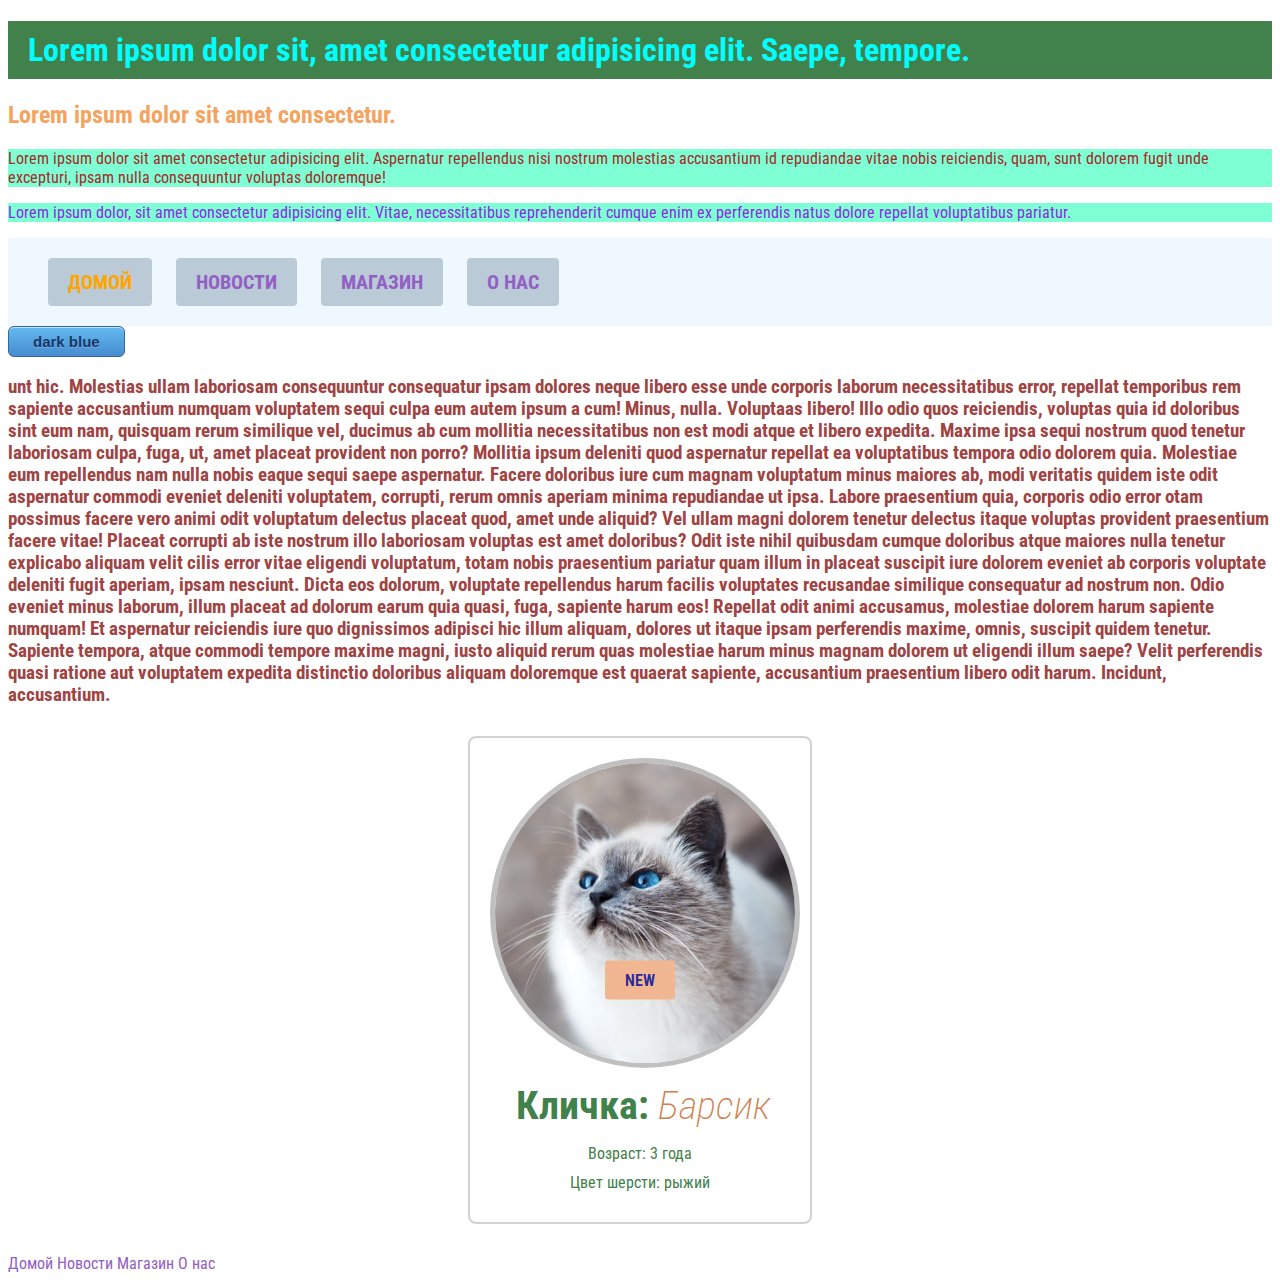
<file: day_2/index.html>
<!DOCTYPE html>
<html lang="en">
<head>
    <meta charset="UTF-8">
    <meta name="viewport" content="width=device-width, initial-scale=1.0">
    <title>Document</title>

    <!-- подключаем шрифт -->
    <!-- <link rel="preconnect" href="https://fonts.googleapis.com">
    <link rel="preconnect" href="https://fonts.gstatic.com" crossorigin>
    <link href="https://fonts.googleapis.com/css2?family=Roboto+Condensed:ital,wght@0,100..900;1,100..900&display=swap" rel="stylesheet"> -->

    <link rel="stylesheet" href="css/style.css">
</head>
<body>
    <h1 class="head" id="head-1">Lorem ipsum dolor sit, amet consectetur adipisicing elit. Saepe, tempore.</h1>

    <h2>Lorem ipsum dolor sit amet consectetur.</h2>

    <p>Lorem ipsum dolor sit amet consectetur adipisicing elit. Aspernatur repellendus nisi nostrum molestias accusantium id repudiandae vitae nobis reiciendis, quam, sunt dolorem fugit unde excepturi, ipsam nulla consequuntur voluptas doloremque!</p>
    <p class="par-2">Lorem ipsum dolor, sit amet consectetur adipisicing elit. Vitae, necessitatibus reprehenderit cumque enim ex perferendis natus dolore repellat voluptatibus pariatur.</p>

    <!-- <div class="container">
        <div class="child"></div>
        <div class="child2"></div>
    </div> -->

    <nav class="main-nav">
        <span class="active">Домой</span>
        <span>Новости</span>
        <span>Магазин</span>
        <span>О нас</span>
    </nav>

    <a href="#" class="myButton">dark blue</a>


    <h3 class="head-3">unt hic. Molestias ullam laboriosam consequuntur consequatur ipsam dolores neque libero esse unde corporis laborum necessitatibus error, repellat temporibus rem sapiente accusantium numquam voluptatem sequi culpa eum autem ipsum a cum! Minus, nulla. Voluptaas libero! Illo odio quos reiciendis, voluptas quia id doloribus sint eum nam, quisquam rerum similique vel, ducimus ab cum mollitia necessitatibus non est modi atque et libero expedita. Maxime ipsa sequi nostrum quod tenetur laboriosam culpa, fuga, ut, amet placeat provident non porro? Mollitia ipsum deleniti quod aspernatur repellat ea voluptatibus tempora odio dolorem quia. Molestiae eum repellendus nam nulla nobis eaque sequi saepe aspernatur. Facere doloribus iure cum magnam voluptatum minus maiores ab, modi veritatis quidem iste odit aspernatur commodi eveniet deleniti voluptatem, corrupti, rerum omnis aperiam minima repudiandae ut ipsa. Labore praesentium quia, corporis odio error otam possimus facere vero animi odit voluptatum delectus placeat quod, amet unde aliquid? Vel ullam magni dolorem tenetur delectus itaque voluptas provident praesentium facere vitae! Placeat corrupti ab iste nostrum illo laboriosam voluptas est amet doloribus? Odit iste nihil quibusdam cumque doloribus atque maiores nulla tenetur explicabo aliquam velit cilis error vitae eligendi voluptatum, totam nobis praesentium pariatur quam illum in placeat suscipit iure dolorem eveniet ab corporis voluptate deleniti fugit aperiam, ipsam nesciunt. Dicta eos dolorum, voluptate repellendus harum facilis voluptates recusandae similique consequatur ad nostrum non. Odio eveniet minus laborum, illum placeat ad dolorum earum quia quasi, fuga, sapiente harum eos! Repellat odit animi accusamus, molestiae dolorem harum sapiente numquam! Et aspernatur reiciendis iure quo dignissimos adipisci hic illum aliquam, dolores ut itaque ipsam perferendis maxime, omnis, suscipit quidem tenetur. Sapiente tempora, atque commodi tempore maxime magni, iusto aliquid rerum quas molestiae harum minus magnam dolorem ut eligendi illum saepe? Velit perferendis quasi ratione aut voluptatem expedita distinctio doloribus aliquam doloremque est quaerat sapiente, accusantium praesentium libero odit harum. Incidunt, accusantium.</h3>

    <div class="cat">
        <img src="img/mikhail-vasilyev-IFxjDdqK_0U-unsplash.jpg" alt="серый кот">
        <h2>Кличка: <span>Барсик</span></h2>
        <p>Возраст: 3 года</p>
        <p>Цвет шерсти: рыжий</p>
        <span class="absolute">new</span>
    </div>

    <footer>
        <nav class="footer-nav">
            <span>Домой</span>
            <span>Новости</span>
            <span>Магазин</span>
            <span>О нас</span>
        </nav>
    </footer>

</body>
</html>
</file>
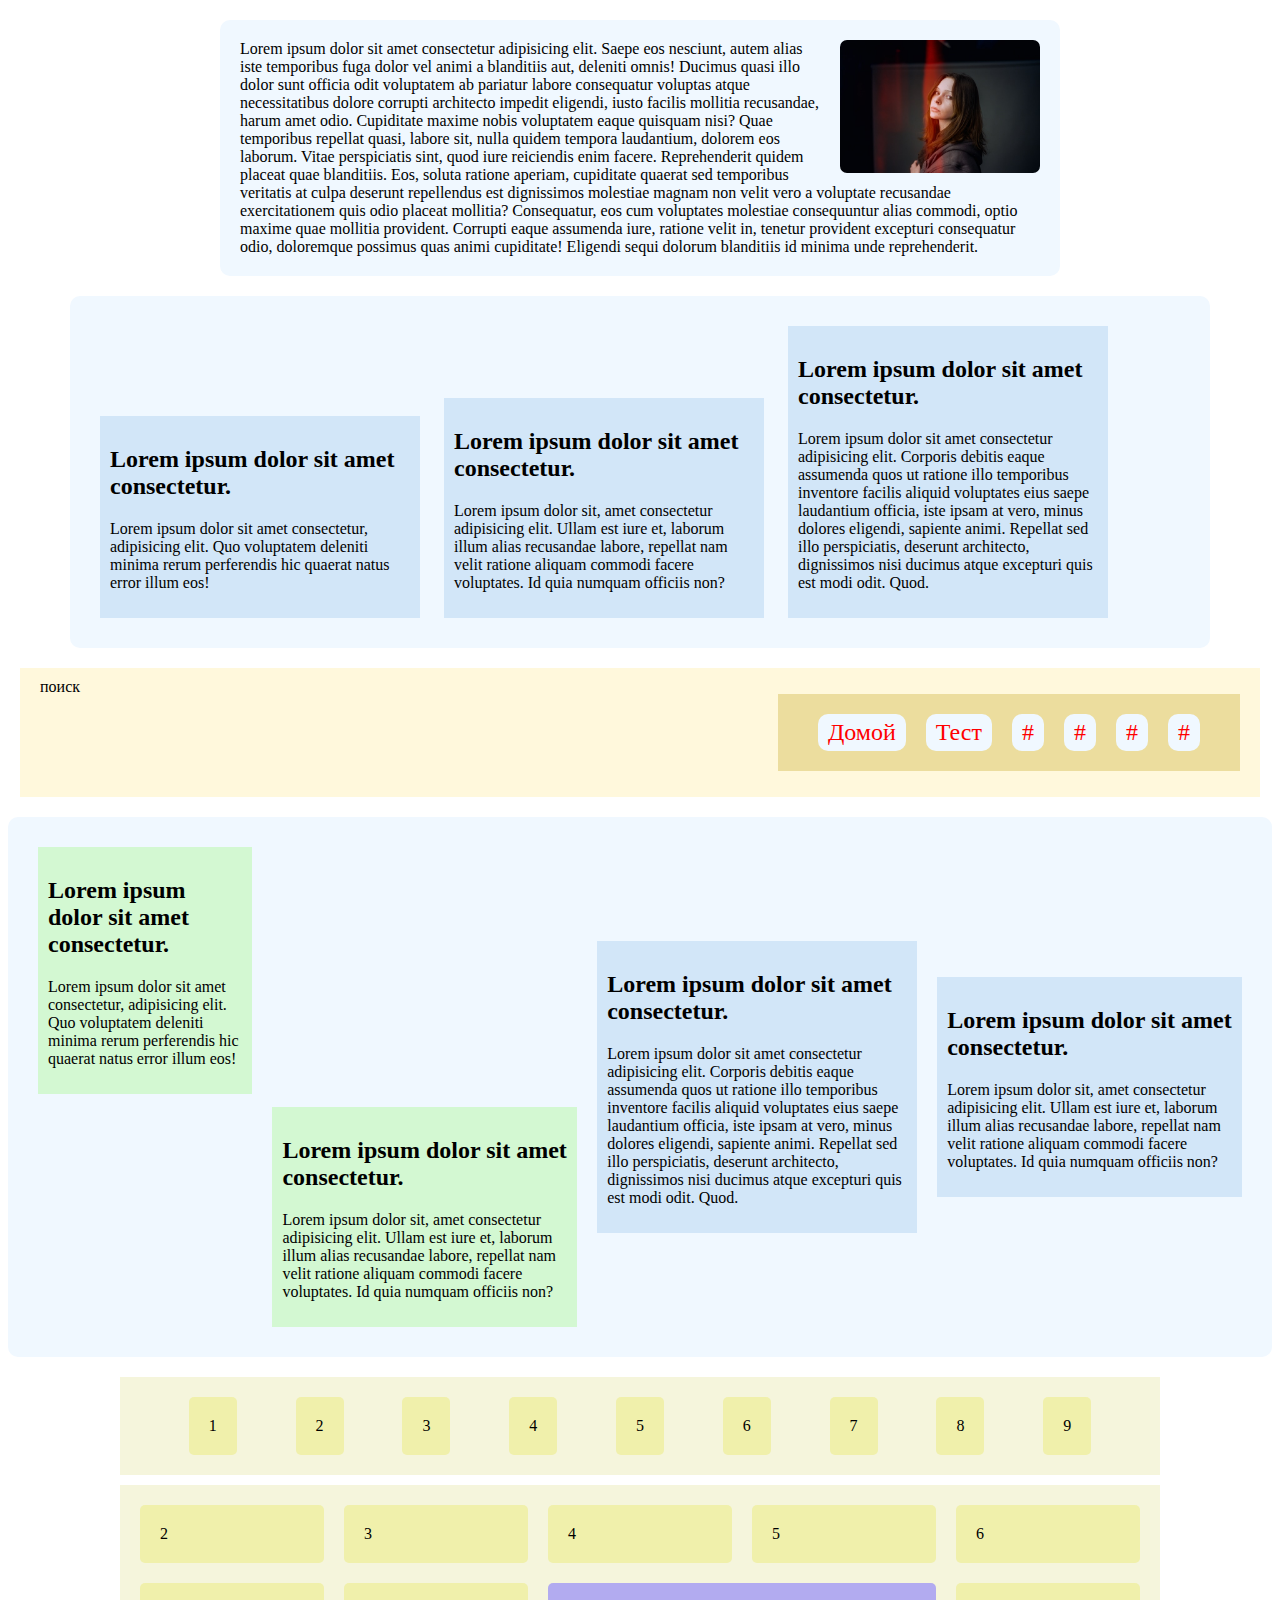
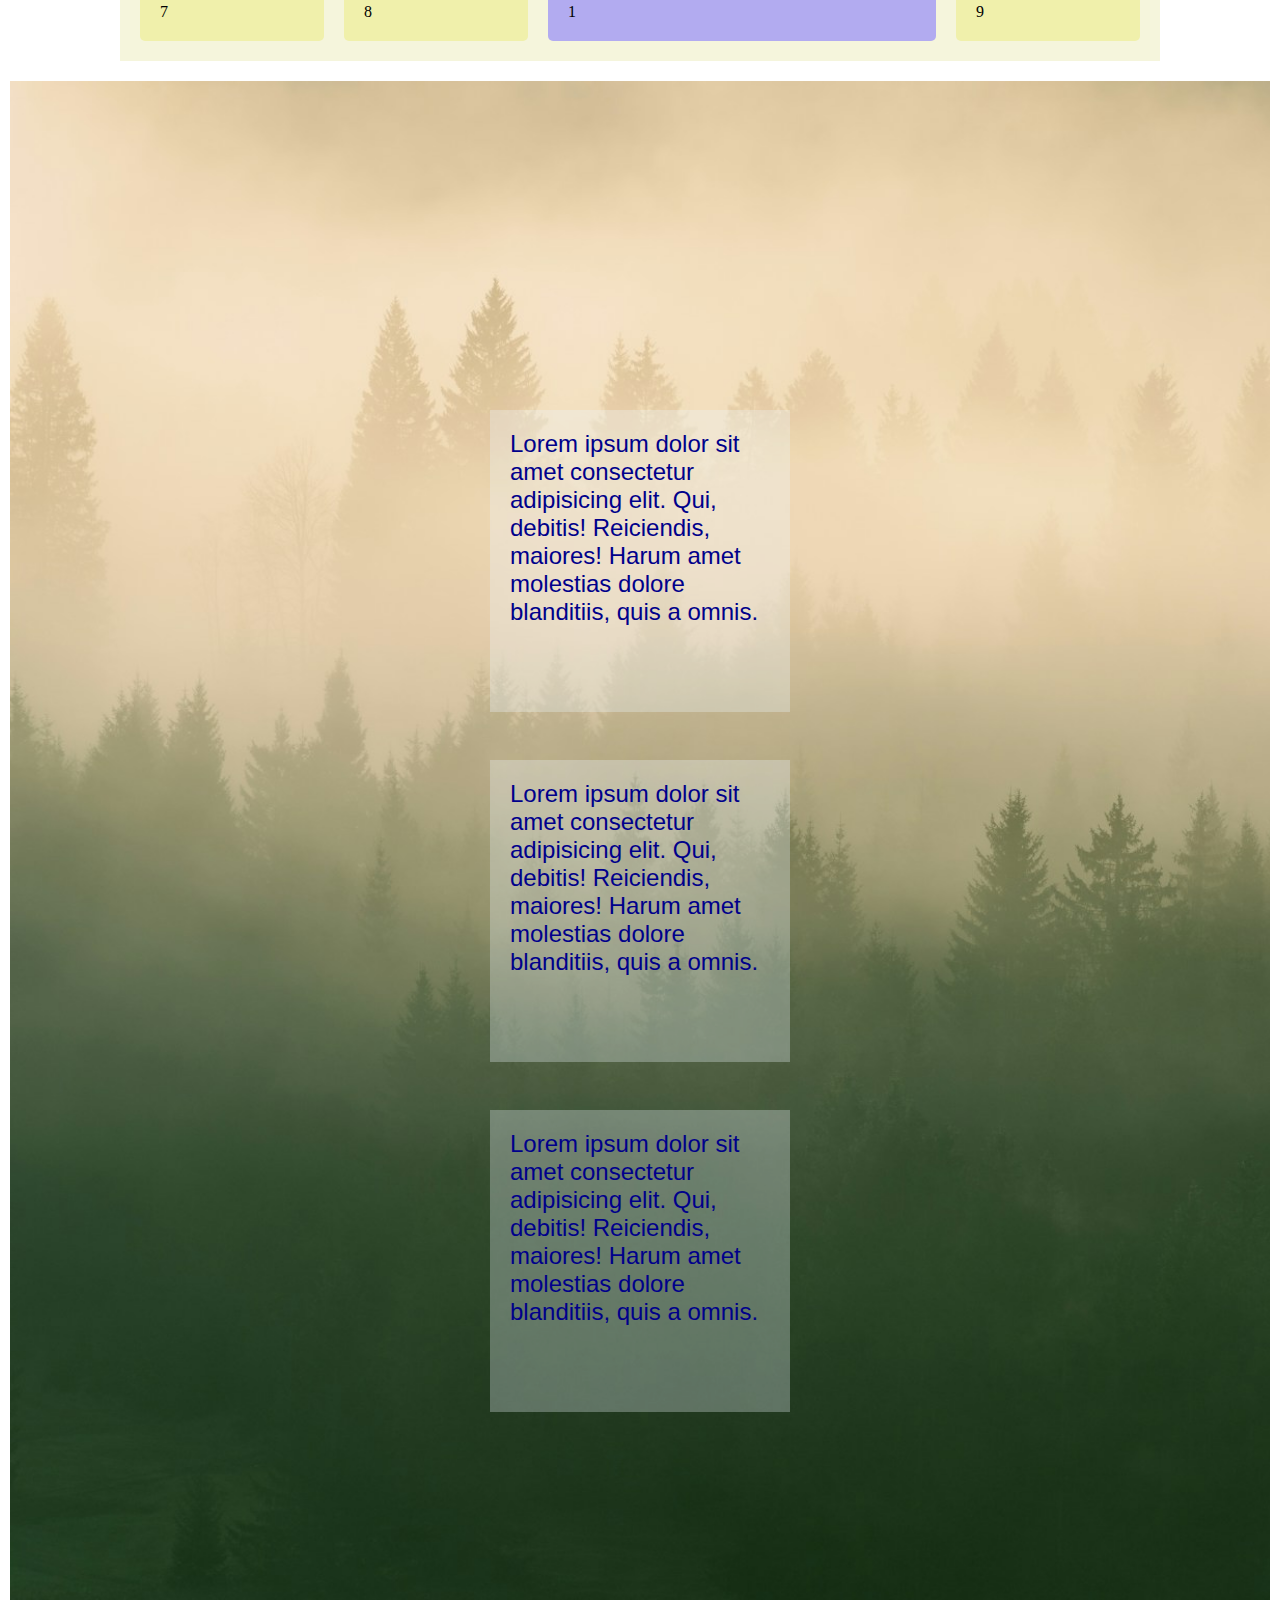
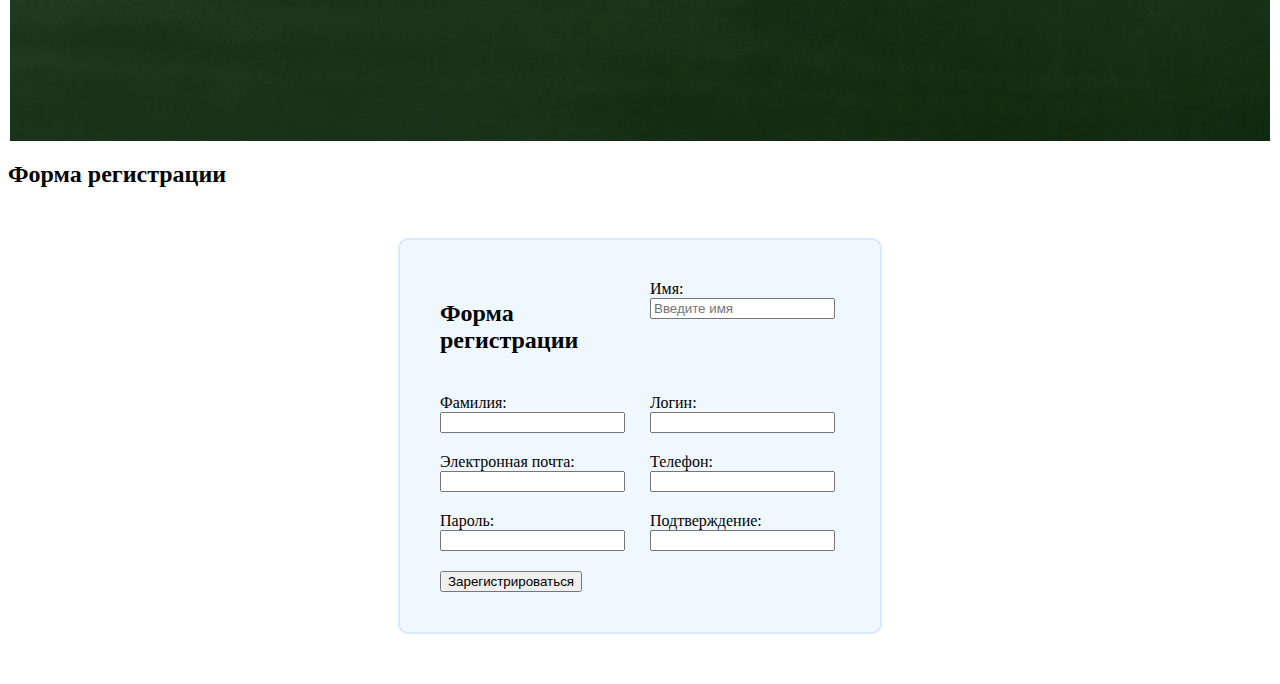
<file: day_3/index.html>
<!DOCTYPE html>
<html lang="en">
<head>
    <meta charset="UTF-8">
    <meta name="viewport" content="width=device-width, initial-scale=1.0">
    <title>Document</title>
    <link rel="stylesheet" href="./css/style.css">
</head>
<body>
    <!-- <iframe src="https://unsplash.com/" frameborder="0"></iframe> -->
    <!-- <iframe src="test.html" frameborder="0" width="800" height="500"></iframe>
    <iframe src="https://www.specialist.ru/" frameborder="0" width="800" height="500"></iframe>
    <iframe src="https://www.specialist.ru/" frameborder="0" width="800" height="500"></iframe>
    <iframe src="https://www.specialist.ru/" frameborder="0" width="800" height="500"></iframe> -->

    <div class="float">
        <img src="img/jc-gellidon-8XdnxQSeLSQ-unsplash.jpg" alt="woman">
        <p>Lorem ipsum dolor sit amet consectetur adipisicing elit. Saepe eos nesciunt, autem alias iste temporibus fuga dolor vel animi a blanditiis aut, deleniti omnis! Ducimus quasi illo dolor sunt officia odit voluptatem ab pariatur labore consequatur voluptas atque necessitatibus dolore corrupti architecto impedit eligendi, iusto facilis mollitia recusandae, harum amet odio. Cupiditate maxime nobis voluptatem eaque quisquam nisi? Quae temporibus repellat quasi, labore sit, nulla quidem tempora laudantium, dolorem eos laborum. Vitae perspiciatis sint, quod iure reiciendis enim facere. Reprehenderit quidem placeat quae blanditiis. Eos, soluta ratione aperiam, cupiditate quaerat sed temporibus veritatis at culpa deserunt repellendus est dignissimos molestiae magnam non velit vero a voluptate recusandae exercitationem quis odio placeat mollitia? Consequatur, eos cum voluptates molestiae consequuntur alias commodi, optio maxime quae mollitia provident. Corrupti eaque assumenda iure, ratione velit in, tenetur provident excepturi consequatur odio, doloremque possimus quas animi cupiditate! Eligendi sequi dolorum blanditiis id minima unde reprehenderit.</p>
    </div>

    <div class="articles">
        <div class="article">
            <h2>Lorem ipsum dolor sit amet consectetur.</h2>
            <p>Lorem ipsum dolor sit amet consectetur, adipisicing elit. Quo voluptatem deleniti minima rerum perferendis hic quaerat natus error illum eos!</p>
        </div>
        <div class="article">
            <h2>Lorem ipsum dolor sit amet consectetur.</h2>
            <p>Lorem ipsum dolor sit, amet consectetur adipisicing elit. Ullam est iure et, laborum illum alias recusandae labore, repellat nam velit ratione aliquam commodi facere voluptates. Id quia numquam officiis non?</p>
        </div>
        <div class="article">
            <h2>Lorem ipsum dolor sit amet consectetur.</h2>
            <p>Lorem ipsum dolor sit amet consectetur adipisicing elit. Corporis debitis eaque assumenda quos ut ratione illo temporibus inventore facilis aliquid voluptates eius saepe laudantium officia, iste ipsam at vero, minus dolores eligendi, sapiente animi. Repellat sed illo perspiciatis, deserunt architecto, dignissimos nisi ducimus atque excepturi quis est modi odit. Quod.</p>
        </div>
    </div>

    <nav class="main-nav">
        <div class="search">поиск</div>
        <ul class="nav">
            <li><a href="index.html">Домой</a></li>
            <li><a href="test.html">Тест</a></li>
            <li><a href="#">#</a></li>
            <li><a href="#">#</a></li>
            <li><a href="#">#</a></li>
            <li><a href="#">#</a></li>
        </ul>
    </nav>

    <div class="flex-container">
        <div class="article article-1">
            <h2>Lorem ipsum dolor sit amet consectetur.</h2>
            <p>Lorem ipsum dolor sit amet consectetur, adipisicing elit. Quo voluptatem deleniti minima rerum perferendis hic quaerat natus error illum eos!</p>
        </div>
        <div class="article article-2">
            <h2>Lorem ipsum dolor sit amet consectetur.</h2>
            <p>Lorem ipsum dolor sit, amet consectetur adipisicing elit. Ullam est iure et, laborum illum alias recusandae labore, repellat nam velit ratione aliquam commodi facere voluptates. Id quia numquam officiis non?</p>
        </div>
        <div class="article article-3">
            <h2>Lorem ipsum dolor sit amet consectetur.</h2>
            <p>Lorem ipsum dolor sit amet consectetur adipisicing elit. Corporis debitis eaque assumenda quos ut ratione illo temporibus inventore facilis aliquid voluptates eius saepe laudantium officia, iste ipsam at vero, minus dolores eligendi, sapiente animi. Repellat sed illo perspiciatis, deserunt architecto, dignissimos nisi ducimus atque excepturi quis est modi odit. Quod.</p>
        </div>
        <div class="article article-4">
            <h2>Lorem ipsum dolor sit amet consectetur.</h2>
            <p>Lorem ipsum dolor sit, amet consectetur adipisicing elit. Ullam est iure et, laborum illum alias recusandae labore, repellat nam velit ratione aliquam commodi facere voluptates. Id quia numquam officiis non?</p>
        </div>
    </div>

    <div class="flex">
        <div>1</div>
        <div>2</div>
        <div>3</div>
        <div>4</div>
        <div>5</div>
        <div>6</div>
        <div>7</div>
        <div>8</div>
        <div>9</div>
    </div>


    <div class="grid">
        <div class="element-1">1</div>
        <div>2</div>
        <div>3</div>
        <div>4</div>
        <div>5</div>
        <div>6</div>
        <div>7</div>
        <div>8</div>
        <div>9</div>
    </div>


    <div class="text-info">
        <p>Lorem ipsum dolor sit amet consectetur adipisicing elit. Qui, debitis! Reiciendis, maiores! Harum amet molestias dolore blanditiis, quis a omnis.</p>
        <p>Lorem ipsum dolor sit amet consectetur adipisicing elit. Qui, debitis! Reiciendis, maiores! Harum amet molestias dolore blanditiis, quis a omnis.</p>
        <p>Lorem ipsum dolor sit amet consectetur adipisicing elit. Qui, debitis! Reiciendis, maiores! Harum amet molestias dolore blanditiis, quis a omnis.</p>
    </div>


    <h2>Форма регистрации</h2>
    <form method="POST" class="reg-form">
        <h2>Форма регистрации</h2>
        
        <div class="input-field">
            <label>Имя:</label>
            <input type="text" name="first-name" placeholder="Введите имя">
        </div>
        <div class="input-field">
            <label>Фамилия:</label>
            <input type="text" name="last-name">
        </div>
        <div class="input-field">
            <label>Логин:</label>
            <input type="text" name="login">
        </div>
        <div class="input-field">
            <label>Электронная почта:</label>
            <input type="email" name="email">
        </div>
        <div class="input-field">
            <label>Телефон:</label>
            <input type="tel" name="phone">
        </div>
        <div class="input-field">
            <label>Пароль:</label>
            <input type="password" name="password">
        </div>
        <div class="input-field">
            <label>Подтверждение:</label>
            <input type="password" name="password-confirm">
        </div>

        <div class="input-field input-btn">
            <input type="submit" value="Зарегистрироваться">
        </div>
    </form>
</body>
</html>
</file>
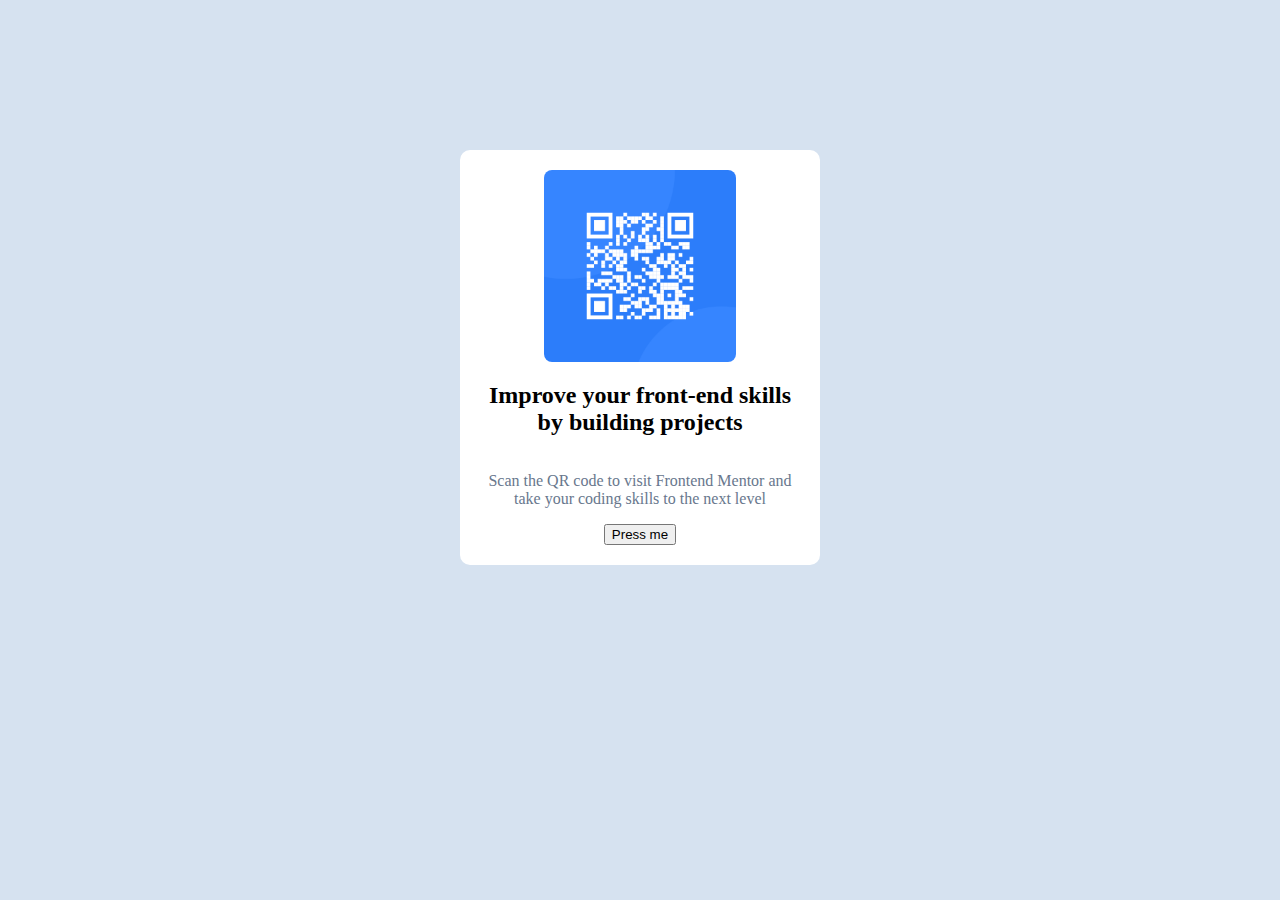
<file: day_3/qr-code-component-main/index.html>
<!DOCTYPE html>
<html lang="en">
<head>
  <meta charset="UTF-8">
  <meta name="viewport" content="width=device-width, initial-scale=1.0"> <!-- displays site properly based on user's device -->

  <link rel="icon" type="image/png" sizes="32x32" href="./images/favicon-32x32.png">
  
  <title>QR code component</title>
  <link rel="stylesheet" href="style.css">
</head>
<body>

  <div class="q-code">
    <img src="images/image-qr-code.png" alt="q-code">
    <h2>Improve your front-end skills by building projects</h2>
    <p>Scan the QR code to visit Frontend Mentor and take your coding skills to the next level</p>
    <button>Press me</button>
  </div>  

</body>
</html>
</file>
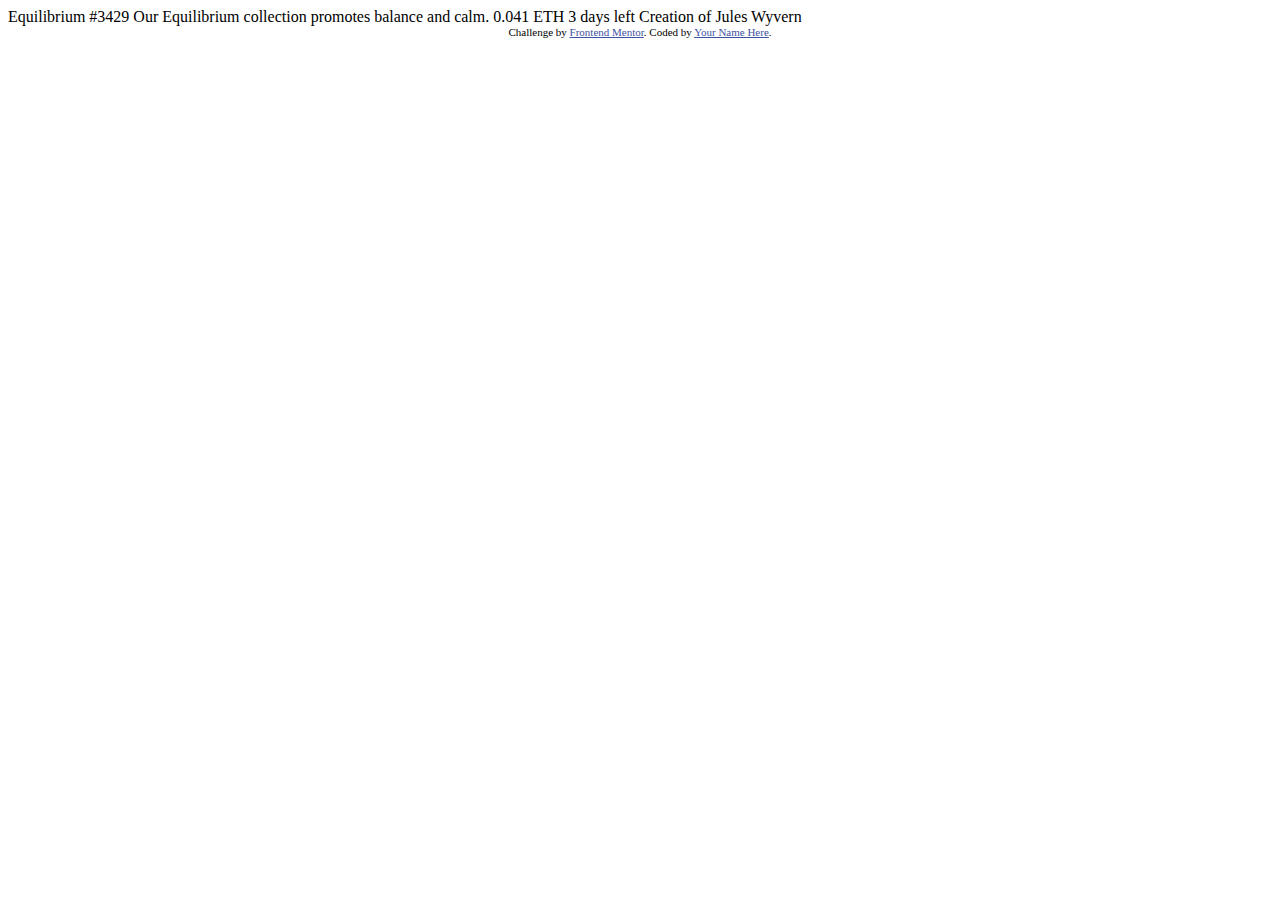
<file: day_2/дз/nft-preview-card-component-main/index.html>
<!DOCTYPE html>
<html lang="en">
<head>
  <meta charset="UTF-8">
  <meta name="viewport" content="width=device-width, initial-scale=1.0"> <!-- displays site properly based on user's device -->

  <link rel="icon" type="image/png" sizes="32x32" href="./images/favicon-32x32.png">
  
  <title>Frontend Mentor | NFT preview card component</title>

  <!-- Feel free to remove these styles or customise in your own stylesheet 👍 -->
  <style>
    .attribution { font-size: 11px; text-align: center; }
    .attribution a { color: hsl(228, 45%, 44%); }
  </style>
</head>
<body>

  Equilibrium #3429

  Our Equilibrium collection promotes balance and calm.

  0.041 ETH
  3 days left
  
  Creation of Jules Wyvern

  <div class="attribution">
    Challenge by <a href="https://www.frontendmentor.io?ref=challenge" target="_blank">Frontend Mentor</a>. 
    Coded by <a href="#">Your Name Here</a>.
  </div>
</body>
</html>
</file>
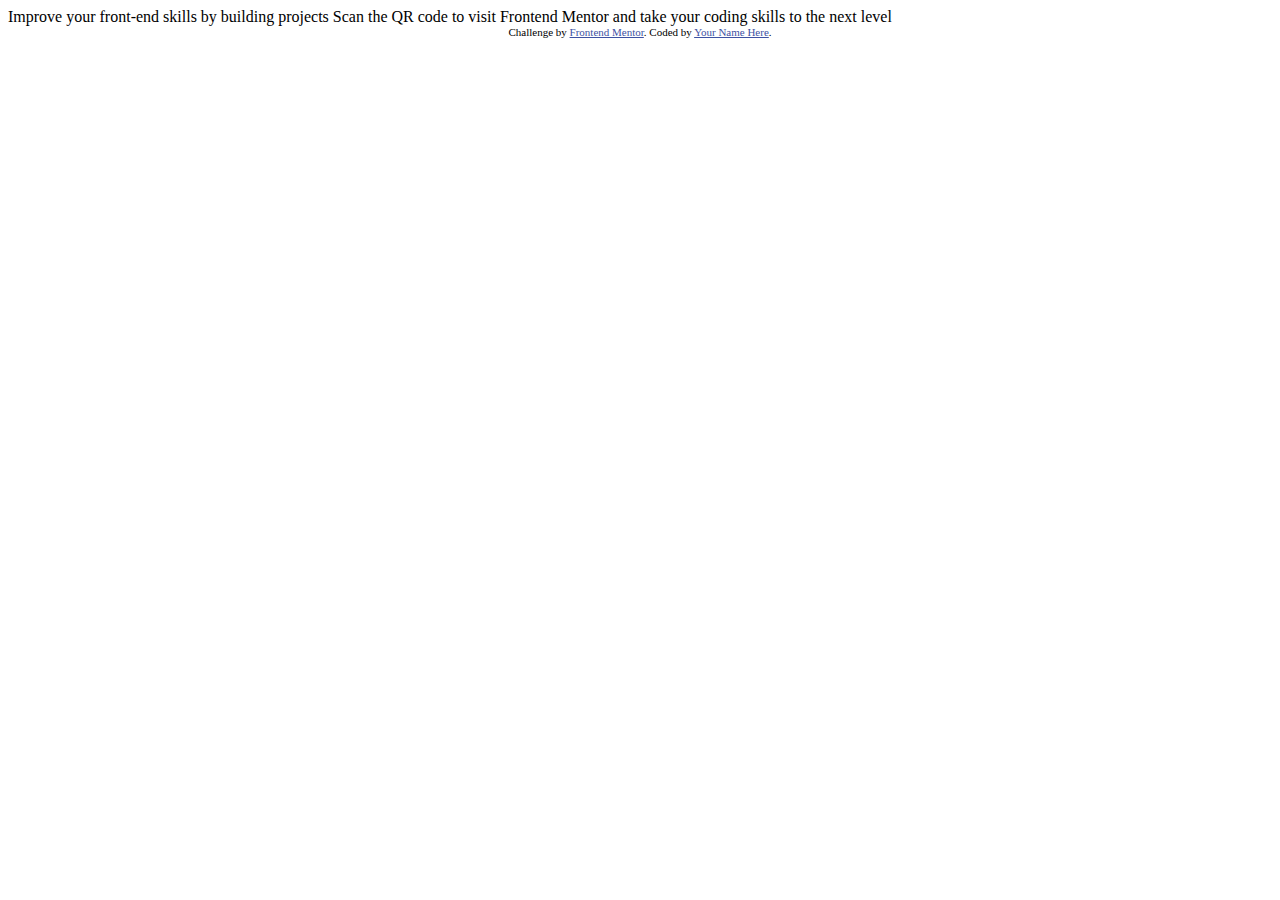
<file: day_2/дз/qr-code-component-main/index.html>
<!DOCTYPE html>
<html lang="en">
<head>
  <meta charset="UTF-8">
  <meta name="viewport" content="width=device-width, initial-scale=1.0"> <!-- displays site properly based on user's device -->

  <link rel="icon" type="image/png" sizes="32x32" href="./images/favicon-32x32.png">
  
  <title>Frontend Mentor | QR code component</title>

  <!-- Feel free to remove these styles or customise in your own stylesheet 👍 -->
  <style>
    .attribution { font-size: 11px; text-align: center; }
    .attribution a { color: hsl(228, 45%, 44%); }
  </style>
</head>
<body>

  Improve your front-end skills by building projects

  Scan the QR code to visit Frontend Mentor and take your coding skills to the next level
  
  <div class="attribution">
    Challenge by <a href="https://www.frontendmentor.io?ref=challenge" target="_blank">Frontend Mentor</a>. 
    Coded by <a href="#">Your Name Here</a>.
  </div>
</body>
</html>
</file>
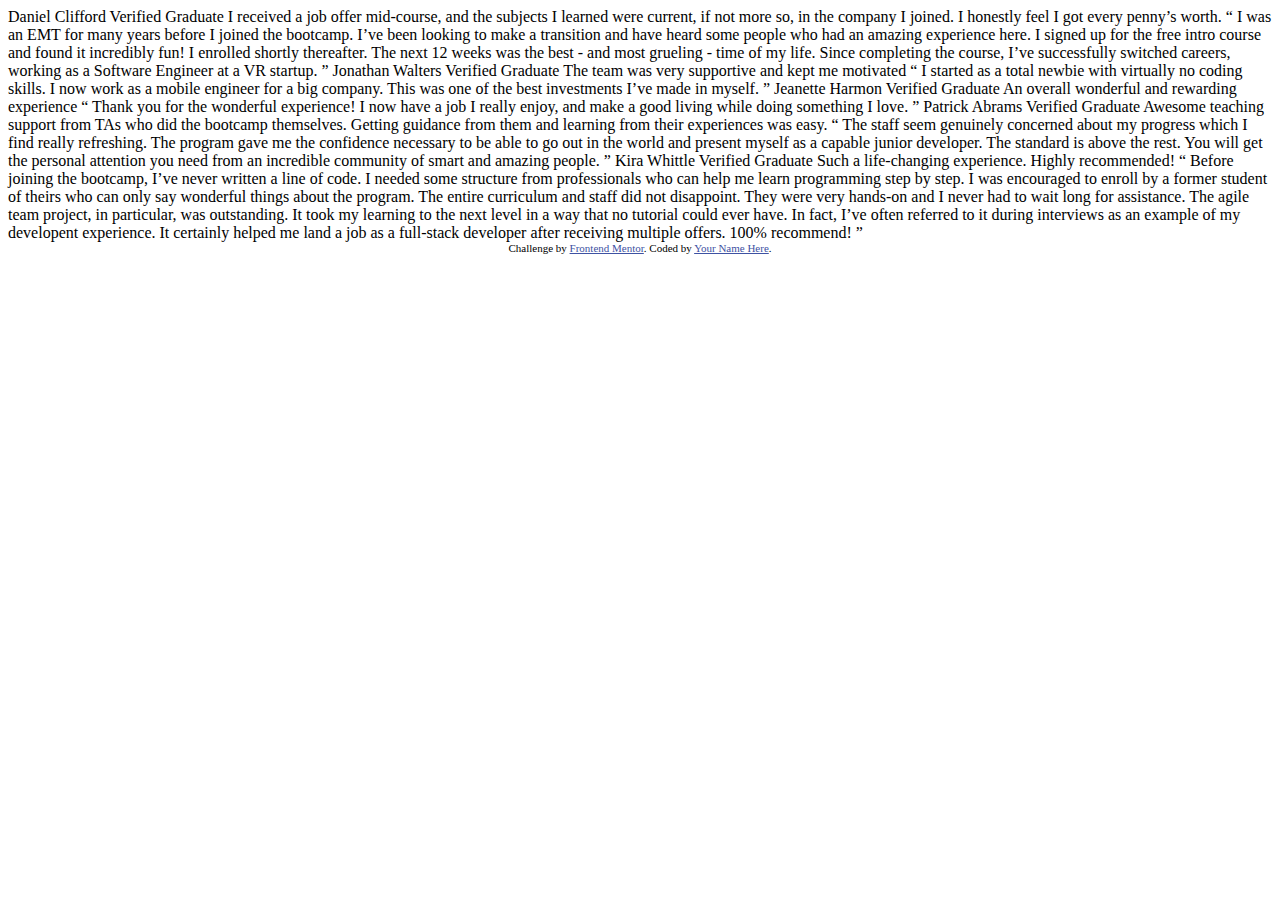
<file: day_3/дз/testimonials-grid-section-main/index.html>
<!DOCTYPE html>
<html lang="en">
<head>
  <meta charset="UTF-8">
  <meta name="viewport" content="width=device-width, initial-scale=1.0"> <!-- displays site properly based on user's device -->

  <link rel="icon" type="image/png" sizes="32x32" href="./images/favicon-32x32.png">
  
  <title>Frontend Mentor | [Challenge Name Here]</title>

  <!-- Feel free to remove these styles or customise in your own stylesheet 👍 -->
  <style>
    .attribution { font-size: 11px; text-align: center; }
    .attribution a { color: hsl(228, 45%, 44%); }
  </style>
</head>
<body>
  Daniel Clifford
  Verified Graduate

  I received a job offer mid-course, and the subjects I learned were current, if not more so, 
  in the company I joined. I honestly feel I got every penny’s worth.

  “ I was an EMT for many years before I joined the bootcamp. I’ve been looking to make a 
  transition and have heard some people who had an amazing experience here. I signed up 
  for the free intro course and found it incredibly fun! I enrolled shortly thereafter. 
  The next 12 weeks was the best - and most grueling - time of my life. Since completing 
  the course, I’ve successfully switched careers, working as a Software Engineer at a VR startup. ”

  Jonathan Walters
  Verified Graduate

  The team was very supportive and kept me motivated

  “ I started as a total newbie with virtually no coding skills. I now work as a mobile engineer 
  for a big company. This was one of the best investments I’ve made in myself. ”

  Jeanette Harmon
  Verified Graduate

  An overall wonderful and rewarding experience

  “ Thank you for the wonderful experience! I now have a job I really enjoy, and make a good living 
  while doing something I love. ”

  Patrick Abrams
  Verified Graduate

  Awesome teaching support from TAs who did the bootcamp themselves. Getting guidance from them and 
  learning from their experiences was easy.

  “ The staff seem genuinely concerned about my progress which I find really refreshing. The program 
  gave me the confidence necessary to be able to go out in the world and present myself as a capable 
  junior developer. The standard is above the rest. You will get the personal attention you need from 
  an incredible community of smart and amazing people. ”

  Kira Whittle
  Verified Graduate

  Such a life-changing experience. Highly recommended!

  “ Before joining the bootcamp, I’ve never written a line of code. I needed some structure from 
  professionals who can help me learn programming step by step. I was encouraged to enroll by a former 
  student of theirs who can only say wonderful things about the program. The entire curriculum and staff 
  did not disappoint. They were very hands-on and I never had to wait long for assistance. The agile team 
  project, in particular, was outstanding. It took my learning to the next level in a way that no tutorial 
  could ever have. In fact, I’ve often referred to it during interviews as an example of my developent 
  experience. It certainly helped me land a job as a full-stack developer after receiving multiple offers. 
  100% recommend! ”
  
  <div class="attribution">
    Challenge by <a href="https://www.frontendmentor.io?ref=challenge" target="_blank">Frontend Mentor</a>. 
    Coded by <a href="#">Your Name Here</a>.
  </div>
</body>
</html>
</file>
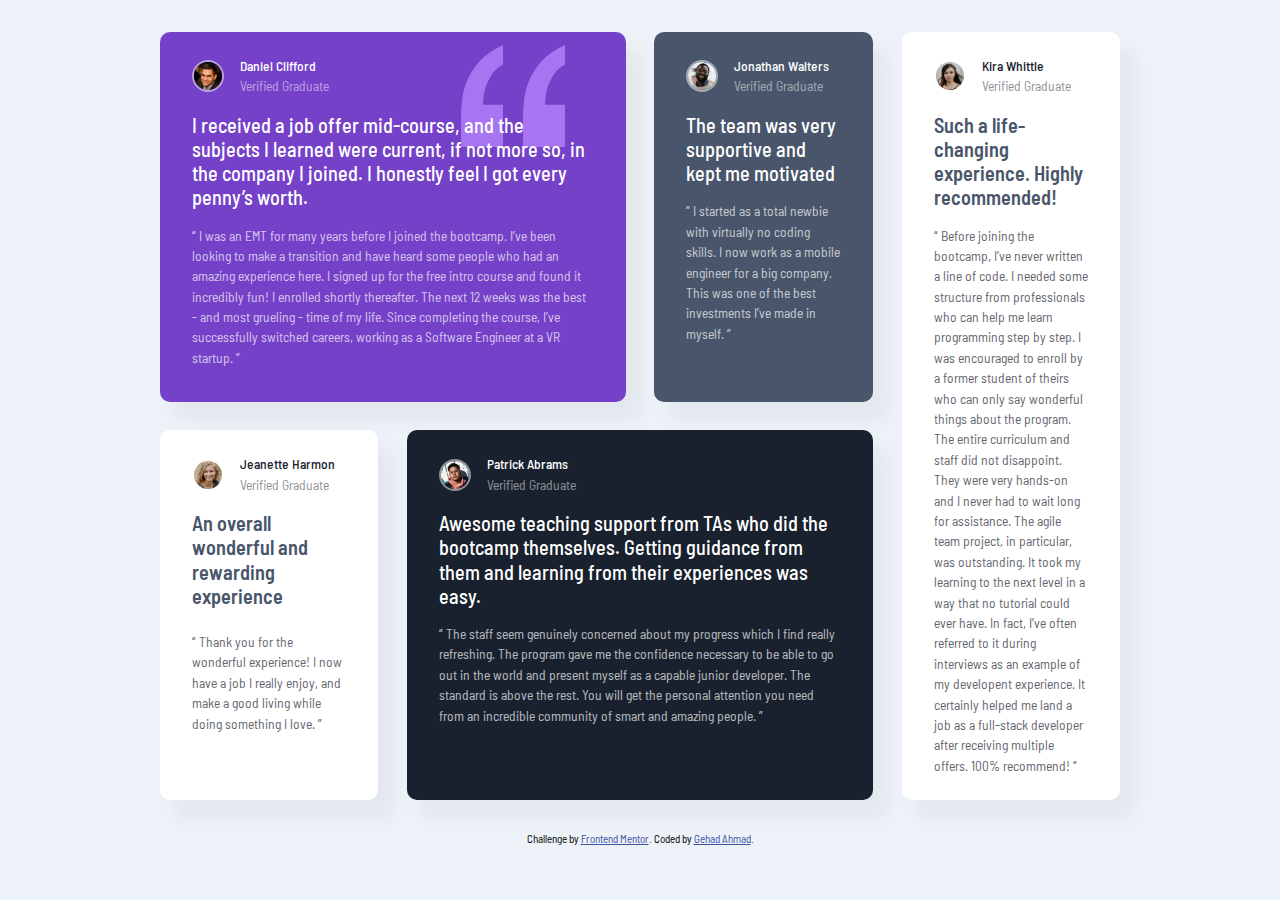
<file: day_3/дз/testimonials-grid-section-main_done/index.html>
<!DOCTYPE html>
<html lang="en">
<head>
  <meta charset="UTF-8">
  <meta name="viewport" content="width=device-width, initial-scale=1.0"> <!-- displays site properly based on user's device -->

  <link rel="icon" type="image/png" sizes="32x32" href="./images/favicon-32x32.png">
  <link rel="stylesheet" href="css/style.css">
  
  <title>Frontend Mentor | [Challenge Name Here]</title>
</head>
<body>
  <main>
    <div class="container">
      <div class="card">
        <img class="icon" src="images/bg-pattern-quotation.svg" alt="graphics for quatation mark">
        <div class="info">
          <img class="profile" src="images/image-daniel.jpg" alt="profile picture">
          <div class="name">
            <p>Daniel Clifford</p>
            <p>Verified Graduate</p>
          </div>
        </div>
        <div class="content">
          <h2>
            I received a job offer mid-course, and the subjects I learned were current, if not more so, 
            in the company I joined. I honestly feel I got every penny’s worth.
          </h2>
          <p>
            “ I was an EMT for many years before I joined the bootcamp. I’ve been looking to make a 
              transition and have heard some people who had an amazing experience here. I signed up 
              for the free intro course and found it incredibly fun! I enrolled shortly thereafter. 
              The next 12 weeks was the best - and most grueling - time of my life. Since completing 
              the course, I’ve successfully switched careers, working as a Software Engineer at a VR startup. ”
          </p>
        </div>
      </div>

      <div class="card">
        <div class="info">
          <img class="profile" src="images/image-jonathan.jpg" alt="profile picture">
          <div class="name">
            <p>Jonathan Walters</p>
            <p>Verified Graduate</p>
          </div>
        </div>
        <div class="content">
          <h2>The team was very supportive and kept me motivated</h2>
          <p>
            “ I started as a total newbie with virtually no coding skills. I now work as a mobile engineer 
            for a big company. This was one of the best investments I’ve made in myself. ”
          </p>
        </div>
      </div>

        <div class="card">
          <div class="info">
            <img class="profile" src="images/image-jeanette.jpg" alt="profile picture">
            <div class="name">
              <p>Jeanette Harmon</p>
              <p>Verified Graduate</p>
            </div>
          </div>
          <div class="content">
            <h2>An overall wonderful and rewarding experience</h2>
            <p>
              “ Thank you for the wonderful experience! I now have a job I really enjoy, and make a good living 
              while doing something I love. ”
            </p>
          </div>
        </div>

        <div class="card">
          <div class="info">
            <img class="profile" src="images/image-patrick.jpg" alt="profile picture">
            <div class="name">
              <p>Patrick Abrams</p>
              <p>Verified Graduate</p>
            </div>
          </div>
          <div class="content">
            <h2>
              Awesome teaching support from TAs who did the bootcamp themselves. Getting guidance from them and 
              learning from their experiences was easy.
            </h2>
            <p>
              “ The staff seem genuinely concerned about my progress which I find really refreshing. The program 
              gave me the confidence necessary to be able to go out in the world and present myself as a capable 
              junior developer. The standard is above the rest. You will get the personal attention you need from 
              an incredible community of smart and amazing people. ”
            </p>
          </div>
        </div>

        <div class="card">
          <div class="info">
            <img class="profile" src="images/image-kira.jpg" alt="profile picture">
            <div class="name">
              <p>Kira Whittle</p>
              <p>Verified Graduate</p>
            </div>
          </div>
          <div class="content">
            <h2>Such a life-changing experience. Highly recommended!</h2>
            <p>
              “ Before joining the bootcamp, I’ve never written a line of code. I needed some structure from 
              professionals who can help me learn programming step by step. I was encouraged to enroll by a former 
              student of theirs who can only say wonderful things about the program. The entire curriculum and staff 
              did not disappoint. They were very hands-on and I never had to wait long for assistance. The agile team 
              project, in particular, was outstanding. It took my learning to the next level in a way that no tutorial 
              could ever have. In fact, I’ve often referred to it during interviews as an example of my developent 
              experience. It certainly helped me land a job as a full-stack developer after receiving multiple offers. 
              100% recommend! ”
            </p>
          </div>
        </div>
      </div>
    </div>

    <footer>
      <div class="attribution">
        Challenge by <a href="https://www.frontendmentor.io?ref=challenge" target="_blank">Frontend Mentor</a>. 
        Coded by <a href="https://github.com/Gehad28">Gehad Ahmad</a>.
      </div>
    </footer>
  </main>
</body>
</html>
</file>
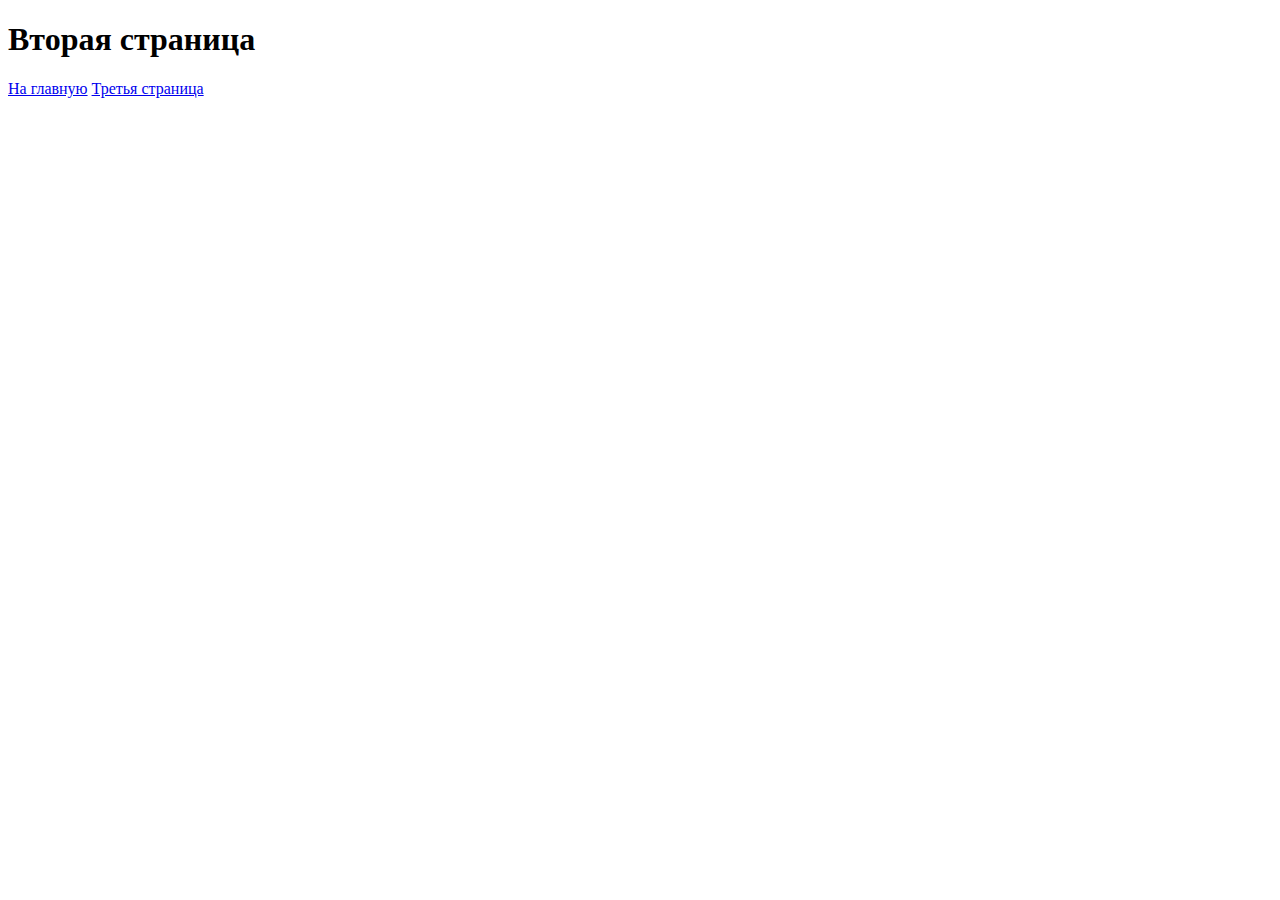
<file: day_1/page2.html>
<!DOCTYPE html>
<html lang="en">
<head>
    <meta charset="UTF-8">
    <meta name="viewport" content="width=device-width, initial-scale=1.0">
    <title>Document</title>
</head>
<body>
    <h1>Вторая страница</h1>
    <a href="index.html">На главную</a>
    <a href="page3.html">Третья страница</a>
</body>
</html>
</file>
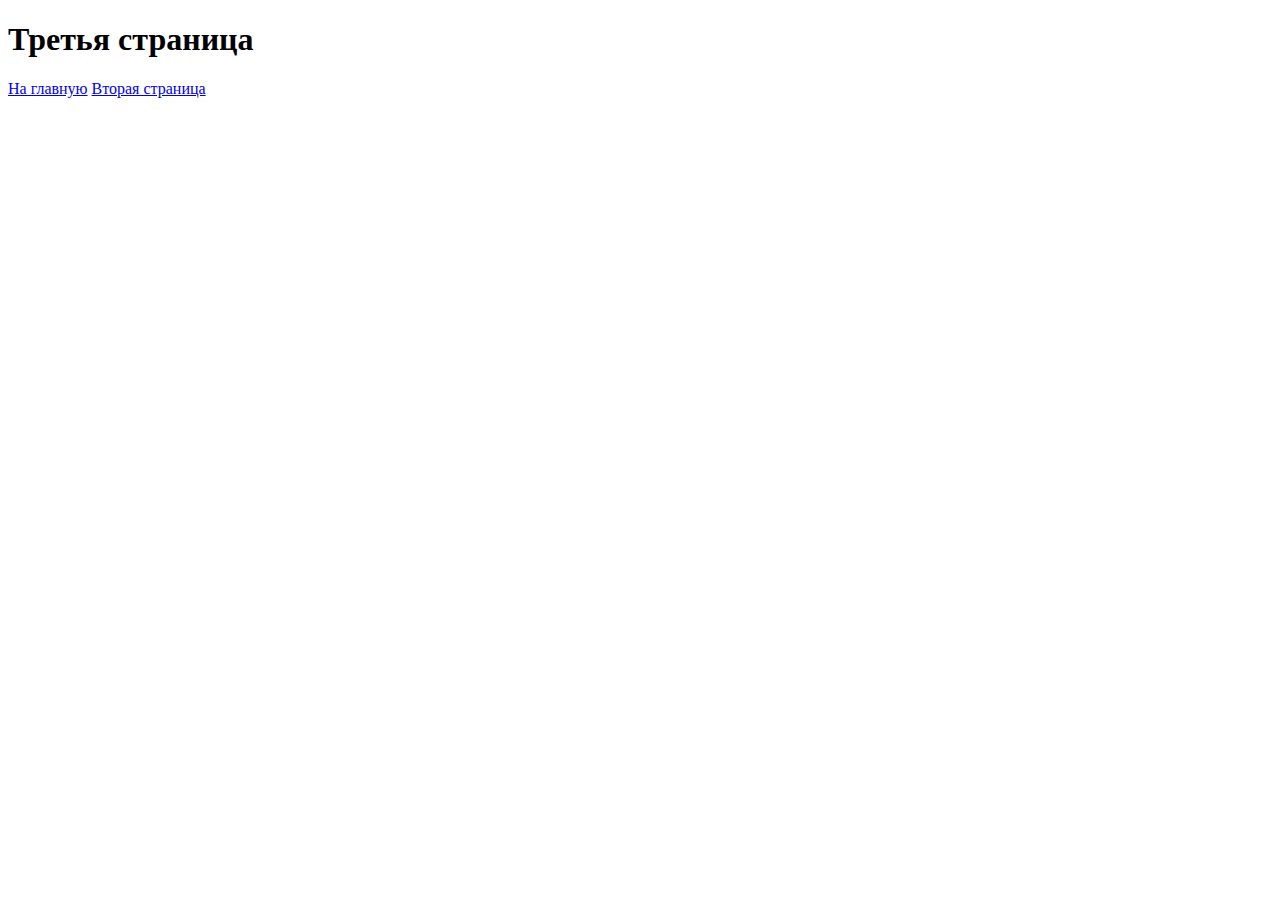
<file: day_1/page3.html>
<!DOCTYPE html>
<html lang="en">
<head>
    <meta charset="UTF-8">
    <meta name="viewport" content="width=device-width, initial-scale=1.0">
    <title>Document</title>
</head>
<body>
    <h1>Третья страница</h1>
    <a href="index.html">На главную</a>
    <a href="page2.html">Вторая страница</a>
</body>
</html>
</file>
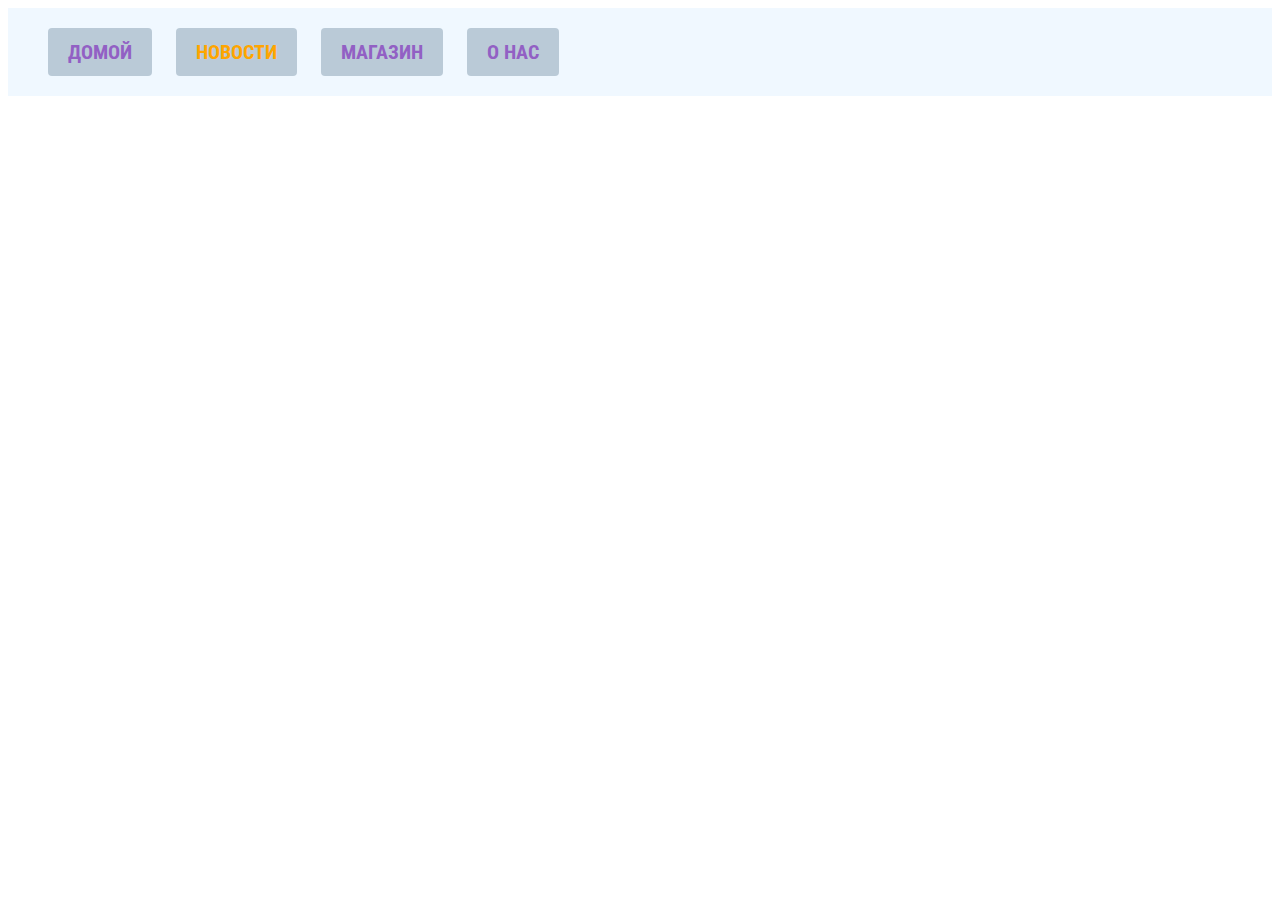
<file: day_2/news.html>
<!DOCTYPE html>
<html lang="en">
<head>
    <meta charset="UTF-8">
    <meta name="viewport" content="width=device-width, initial-scale=1.0">
    <title>Новости</title>
    <link rel="stylesheet" href="css/style.css">
</head>
<body>
    <nav class="main-nav">
        <span>Домой</span>
        <span class="active">Новости</span>
        <span>Магазин</span>
        <span>О нас</span>
    </nav>
</body>
</html>
</file>
<file: day_2/css/style.css>
@import url('https://fonts.googleapis.com/css2?family=Roboto+Condensed:ital,wght@0,100..900;1,100..900&display=swap');



/* все элементы */
*{
    /* margin: 0; */
}


body{
    color: rgb(146, 96, 196);
    font-family: "Roboto Condensed", sans-serif;
}

h2{
    color: sandybrown;
}

p{
    color: brown;
    background-color: aquamarine;
}

.par-2{
    color: blueviolet;
}


/* по ID */
#head-1{
    color: aqua;
    padding: 10px 20px;
    transition: all 0.3s;
}

#head-1:hover{
    color: rgb(84, 161, 161);
    background-color: #d0804f;
}

/* по классу */
.head{
   color:#d0804f; 
}

/* по названию тега */
h1{
    /* color: blue !important; */
    background-color: #41814b;
}


/**************************************************/

/* стили для .cat */
.cat{
    border: 2px solid rgb(209, 209, 209);
    border-radius: 8px;
    margin: 30px auto;
    padding: 20px;
    max-width: 300px;
    text-align: center;
    /* font-family: Verdana, Geneva, Tahoma, sans-serif; */
    /* font-style: italic; */

    position: relative;
    transition: all 0.4s;
}

.cat:hover{
    box-shadow: 8px 6px 17px -3px rgba(0, 0, 0, 0.753);
}

/* стили для заголовка h2 внутри .cat*/
.cat h2{
    /* border: 2px solid rgb(0, 8, 255); */
    color: #41814b;
    margin: 10px 20px 15px 25px;
    font-size: 40px;
}

.cat h2 span{
    font-style: italic;
    color: #d0804f;
    font-weight: 200;
}

.cat p{
    background-color: transparent;
    color: #41814b;
    margin: 10px 20px;
}

.cat img{
    /* border: 3px dotted gray; */
    border-radius: 50%;
    border: 5px solid silver;
    width: 100%;
    /* display: none; */
}

.cat .absolute{
    position: absolute;
    background-color: #f1b792;
    padding: 10px 20px;
    border-radius: 3px;
    text-transform: uppercase;
    font-weight: 600;
    color:rgb(40, 40, 152);

    /* top: -5px;
    right: -5px; */

    /* расположение по центру */
    left: 50%;
    top: 50%;
    transform: translate(-50%, -50%);
}


/* абсолютное позиционирование */
.container{
    width: 500px;
    height: 500px;
    background-color: #f1c0a2;
    margin-top: 50px;

    position: relative;
}

.container .child,
.container .child2{
    width: 100px;
    height: 100px;
    position: absolute;
    background-color: #bb7a52;
}

.container .child{
    top: -50px;
    right: -50px;
}

.container .child2{
    background-color: #52bb73;

    right: -50px;
    bottom: -50px;
}


/* hover */

.head-3{
    color: #9f4343;
    /* background-image: url("../img/back.jpg");
    background-repeat: no-repeat;
    background-position: center;
    background-size: cover; */
}

/* стили при наведении мыши */
.head-3:hover{
    color: orange;
    background-color: #41814b;
}


/* главная навигация */
.main-nav{
    background-color: aliceblue;
    padding: 20px 40px;
}

.main-nav span{
    background-color: rgb(186, 202, 215);
    padding: 10px 20px;
    margin-right: 20px;
    display: inline-block;
    border-bottom: 2px solid transparent;
    border-top: 2px solid transparent;
    border-radius: 4px;
    font-weight: 700;
    font-size: 20px;
    text-transform: uppercase;
    transition: all 0.4s;
}

.main-nav span:hover{
    border-radius: 8px;
    background-color: rgb(163, 195, 220);
    color: rgb(112, 63, 160);
    border-bottom: 2px solid rgb(112, 63, 160);
    border-top: 2px solid rgb(112, 63, 160);
    cursor: pointer;
}

.main-nav span:last-child{
    margin: 0;
}


.active{
    color: orange !important;
}


.myButton {
	box-shadow:inset 0px 1px 0px 0px #bee2f9;
	background:linear-gradient(to bottom, #63b8ee 5%, #468ccf 100%);
	background-color:#63b8ee;
	border-radius:6px;
	border:1px solid #3866a3;
	display:inline-block;
	cursor:pointer;
	color:#14396a;
	font-family:Arial;
	font-size:15px;
	font-weight:bold;
	padding:6px 24px;
	text-decoration:none;
	text-shadow:0px 1px 0px #7cacde;
}
.myButton:hover {
	background:linear-gradient(to bottom, #468ccf 5%, #63b8ee 100%);
	background-color:#468ccf;
}
.myButton:active {
	position:relative;
	top:1px;
}
</file>
<file: day_3/css/style.css>
.reg-form{
    background-color: aliceblue;
    max-width: 400px;
    margin: 50px auto;
    padding: 40px;
    border: 2px solid rgb(215, 234, 250);
    border-radius: 10px;

    display: grid;
    grid-template-columns: repeat(2, 1fr);
    gap: 20px;
}

.reg-form .input-btn{
    margin-bottom: 0;
}

.reg-form .input-field label{
    /* display: inline-block;
    width: 200px;
    text-align: right; */
}


/*  float  */
.float{
    background-color: aliceblue;
    margin: 20px auto;
    border-radius: 10px;
    max-width: 800px;
    padding: 20px;
}

.float img{
    width: 200px;
    float: right;
    margin-left: 15px;
    border-radius: 7px;
}

.float p{
    margin: 0;
}


/* articles */
.articles{
    background-color: aliceblue;
    margin: 20px auto;
    border-radius: 10px;
    max-width: 1100px;
    padding: 20px;
}

.articles .article{
    background-color: rgb(210, 230, 248);
    padding: 10px;
    margin: 10px;
    max-width: 300px;
    display: inline-block;
}


/* flexbox */

/* контейнер */
.flex-container{
    background-color: aliceblue;
    margin: 20px auto;
    border-radius: 10px;
    max-width: 1400px;
    padding: 20px;
    height: 500px;

    display: flex;
    justify-content: space-between;
    align-items: center;
}

/* дочерние элементы */
.flex-container .article{
    background-color: rgb(210, 230, 248);
    padding: 10px;
    margin: 10px;
    max-width: 300px;
}

/* свойства для одного элемента */
.flex-container .article-1{
    background-color: rgb(211, 248, 210);
    align-self: flex-start;
}

.flex-container .article-2{
    background-color: rgb(211, 248, 210);
    align-self: flex-end;
}

/* контейнер */
.flex{
    max-width: 1000px;
    background-color: beige;
    padding: 20px;
    margin: 10px auto;

    display: flex;
    gap: 10px;
    justify-content: space-evenly;
    /* flex-wrap: wrap-reverse; */
    /* flex-direction: column; */
}

/* дочерние элементы */
.flex div{
    background-color: rgb(240, 240, 171);
    padding: 20px;
    border-radius: 5px;
}


/* навигация */
nav.main-nav{
    max-width: 1200px;
    padding: 10px 20px;
    background-color: cornsilk;
    margin: 0 auto;

    display: flex;
    justify-content: space-between;
}

nav.main-nav .nav{
   background-color: rgb(236, 221, 158); 
   list-style-type: none;
   padding: 20px 40px;
   display: flex;
   gap: 20px;
}

nav.main-nav .nav li{
    background-color: aliceblue;
    border-radius: 10px;
    padding: 5px 10px;
    transition: all 0.5s;
}

nav.main-nav .nav li a{
    color: red;
    text-decoration: none;
    font-size: 24px;
}

nav.main-nav .nav li:hover{
    background-color: rgb(220, 237, 252);
}


/*  grid  */
.grid{
    max-width: 1000px;
    background-color: beige;
    padding: 20px;
    margin: 10px auto;

    display: grid;
    grid-template-columns: repeat(5, 1fr); /* количество и размер колонок */
    /* grid-template-rows: 100px; */
    gap: 20px;
    /* justify-items: center;
    align-items: center; */
}

.grid div{
    background-color: rgb(240, 240, 171);
    padding: 20px;
    border-radius: 5px;
}

.grid .element-1{
    background-color: rgb(178, 171, 240);
    grid-column: 3 / 5;
    grid-row: 2 / 3;
}


/* text-info */
.text-info{
    max-width: 1200px;
    height: 1600px;
    padding: 30px;
    margin: 20px auto;
    background-image: url("../img/philipp-upR8raSXvwg-unsplash.jpg");
    background-position: center;
    background-size: cover;
    
    display: grid;
    grid-template-columns: 300px;
    grid-template-rows: 350px 350px 350px;
    justify-content: center;
    align-content: center;

}

.text-info p{
    font-size: 24px;
    font-family: Verdana, Geneva, Tahoma, sans-serif;
    color: darkblue;
    background-color: rgba(240, 248, 255, 0.3);
    padding: 20px;
}
</file>
<file: day_3/qr-code-component-main/style.css>
body{
    background-color: hsl(212, 45%, 89%);
}

.q-code{
    background-color: hsl(0, 0%, 100%);
    max-width: 320px;
    border-radius: 10px;
    padding: 20px;
    margin: 150px auto;
    text-align: center;

    display: flex;
    flex-direction: column;
    align-items: center;
}

.q-code img{
    width: 60%;
    border-radius: 8px;
}

.q-code h2{

}

.q-code p{
    color: hsl(216, 15%, 48%);
}
</file>
<file: day_3/дз/testimonials-grid-section-main_done/css/style.css>
@import url('https://fonts.googleapis.com/css2?family=Barlow+Semi+Condensed:ital,wght@0,100;0,200;0,300;0,400;0,500;0,600;0,700;0,800;0,900;1,100;1,200;1,300;1,400;1,500;1,600;1,700;1,800;1,900&display=swap');

:root{
    --violet: hsl(263, 55%, 52%);
    --greyish-blue: hsl(217, 19%, 35%);
    --blackish-blue: hsl(219, 29%, 14%);
    --light-grey: hsl(0, 0%, 81%);
    --light-greyish-blue: hsl(210, 46%, 95%);
}

*{
    box-sizing: border-box;
    padding: 0;
    margin: 0;
}

body{
    font-family: "Barlow Semi Condensed", sans-serif;
    background-color: var(--light-greyish-blue);
}

.container{
    width: 75%;
    margin: 2rem auto;
    display: grid;
    grid-template-columns: repeat(4, 1fr);
    grid-template-rows: 1fr 1fr;
    gap: 1.8rem;
}

.card{
    border-radius: 10px;
    padding: 1.5rem 2rem;
    color: white;
    z-index: -1;
    box-shadow: 15px 18px 15px rgba(151, 150, 150, 0.1);
}

.info{
    display: flex;
    align-items: center;
    gap: 1rem;
}

.card .profile{
    border-radius: 50%;
    width: 2rem;
    border: 2px solid rgba(255, 255, 255, 0.5);
}

h2{
    font-size: 1.26rem;
    font-weight: 500;
    line-height: 1.2;
    margin: 1rem 0;
    z-index: 1;
}

p{
    font-size: 0.85rem;
    line-height: 1.5;
}

.name p:first-child{
    font-weight: 500;
    opacity: 1;
}

.name p:last-child{
    opacity: 0.5;
    position: relative;
}

.icon{
    position: absolute;
    top: 5%;
    left: 36%;
    z-index: -1;
}

.content p{
    opacity: 0.7;
}

.card:first-child{
    grid-column: 1/3;
    grid-row: 1/2;
    background-color: var(--violet);
}

.card:nth-child(2){
    grid-column: 3/4;
    grid-row: 1/2;
    background-color: var(--greyish-blue);
}

.card:nth-child(3){
    grid-column: 1/2;
    grid-row: 2/3;
    background-color: white;
}

.card:nth-child(3) h2{
    padding-right: 0.3rem;
    margin-bottom: 1.5rem;
}

.card:nth-child(4){
    grid-column: 2/4;
    grid-row: 2/3;
    background-color: var(--blackish-blue);
}

.card:last-child{
    grid-column: 4/5;
    grid-row: 1/3;
    background-color: white;
}

.card:nth-child(3) p, .card:last-child p{
    color: var(--blackish-blue);
}

.card:nth-child(3) p:first-child, .card:last-child p:first-child{
    font-weight: 500;
}

.card:nth-child(3) h2, .card:last-child h2{
    color: var(--greyish-blue);
    font-weight: 600;
}

.attribution{ 
    font-size: 11px; 
    text-align: center; 
}

.attribution a{ 
    color: hsl(228, 45%, 44%); 
}

@media (max-width: 380px){
    .container{
        display: block;
        width: 86%;
    }

    .card{
        margin-bottom: 2rem;
        position: relative;
    }

    .icon{
        top: 0;
        left: 61%;
    }
}
</file>
